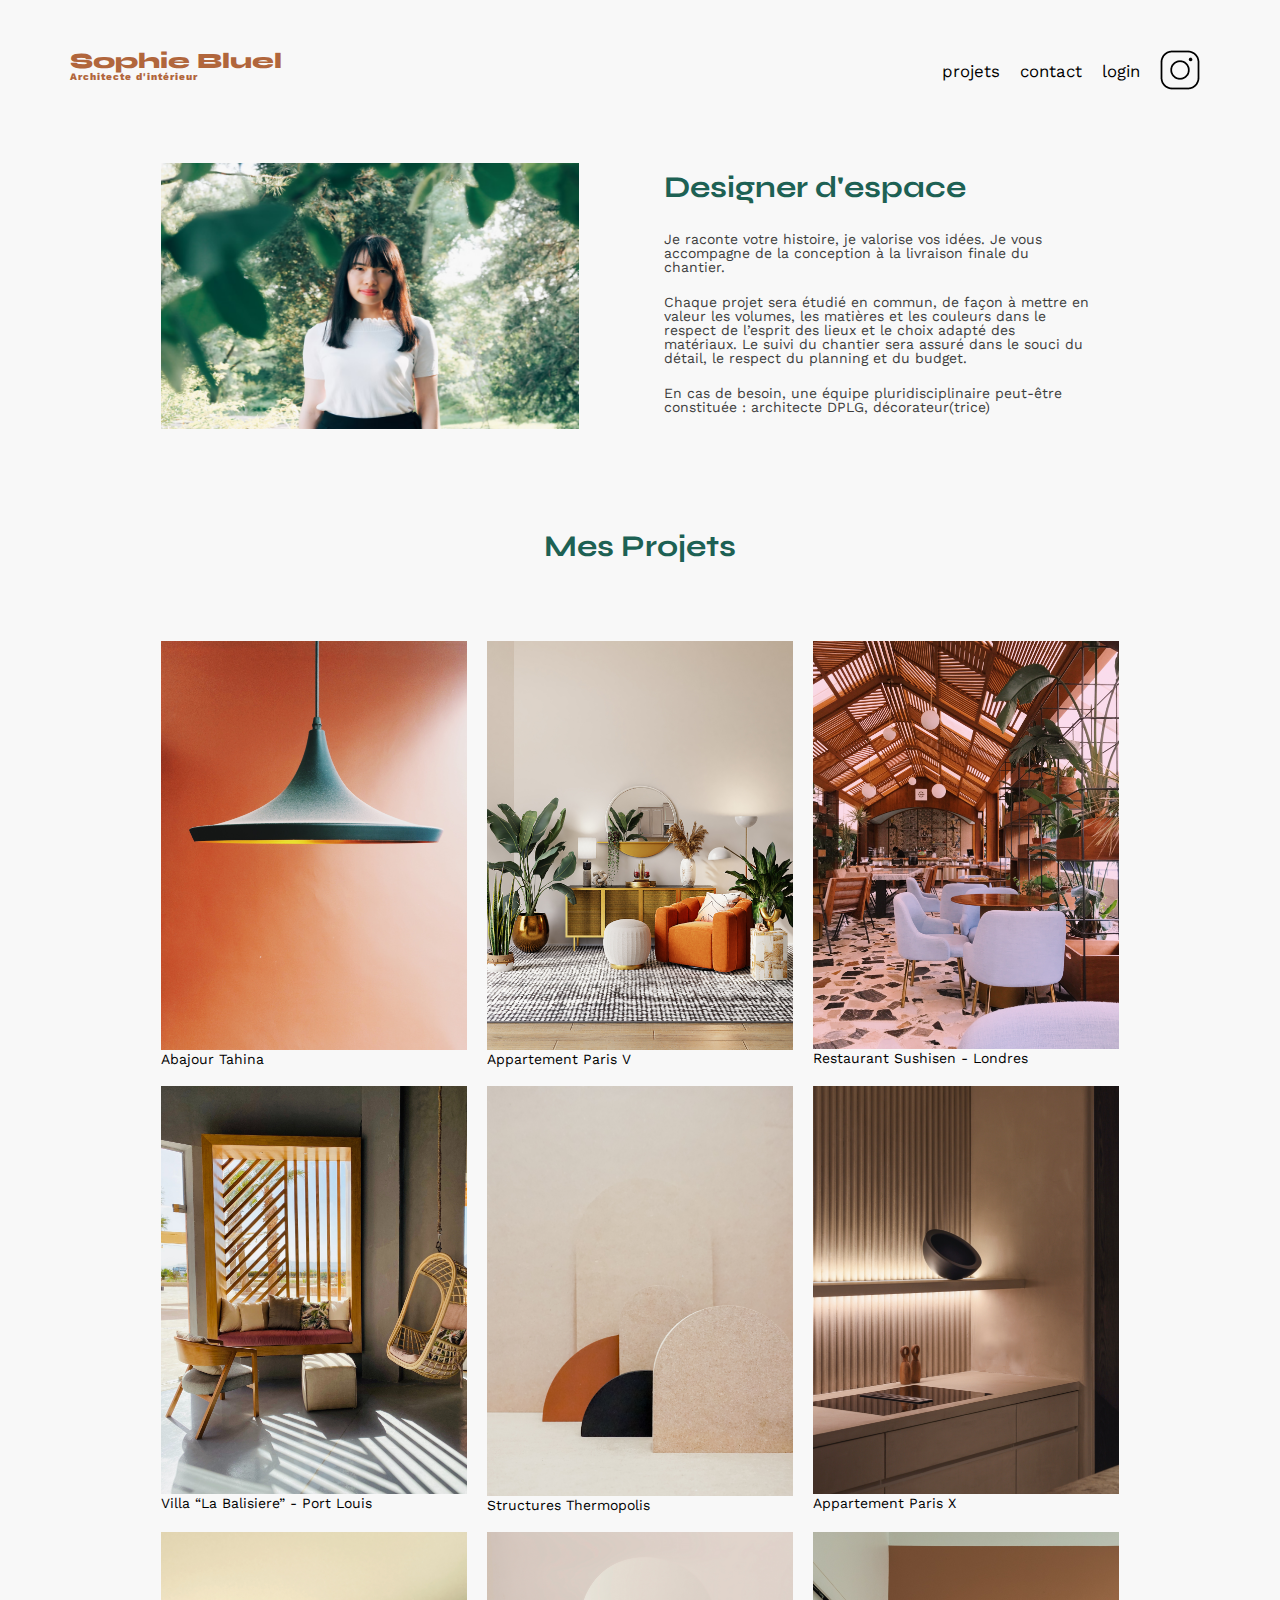
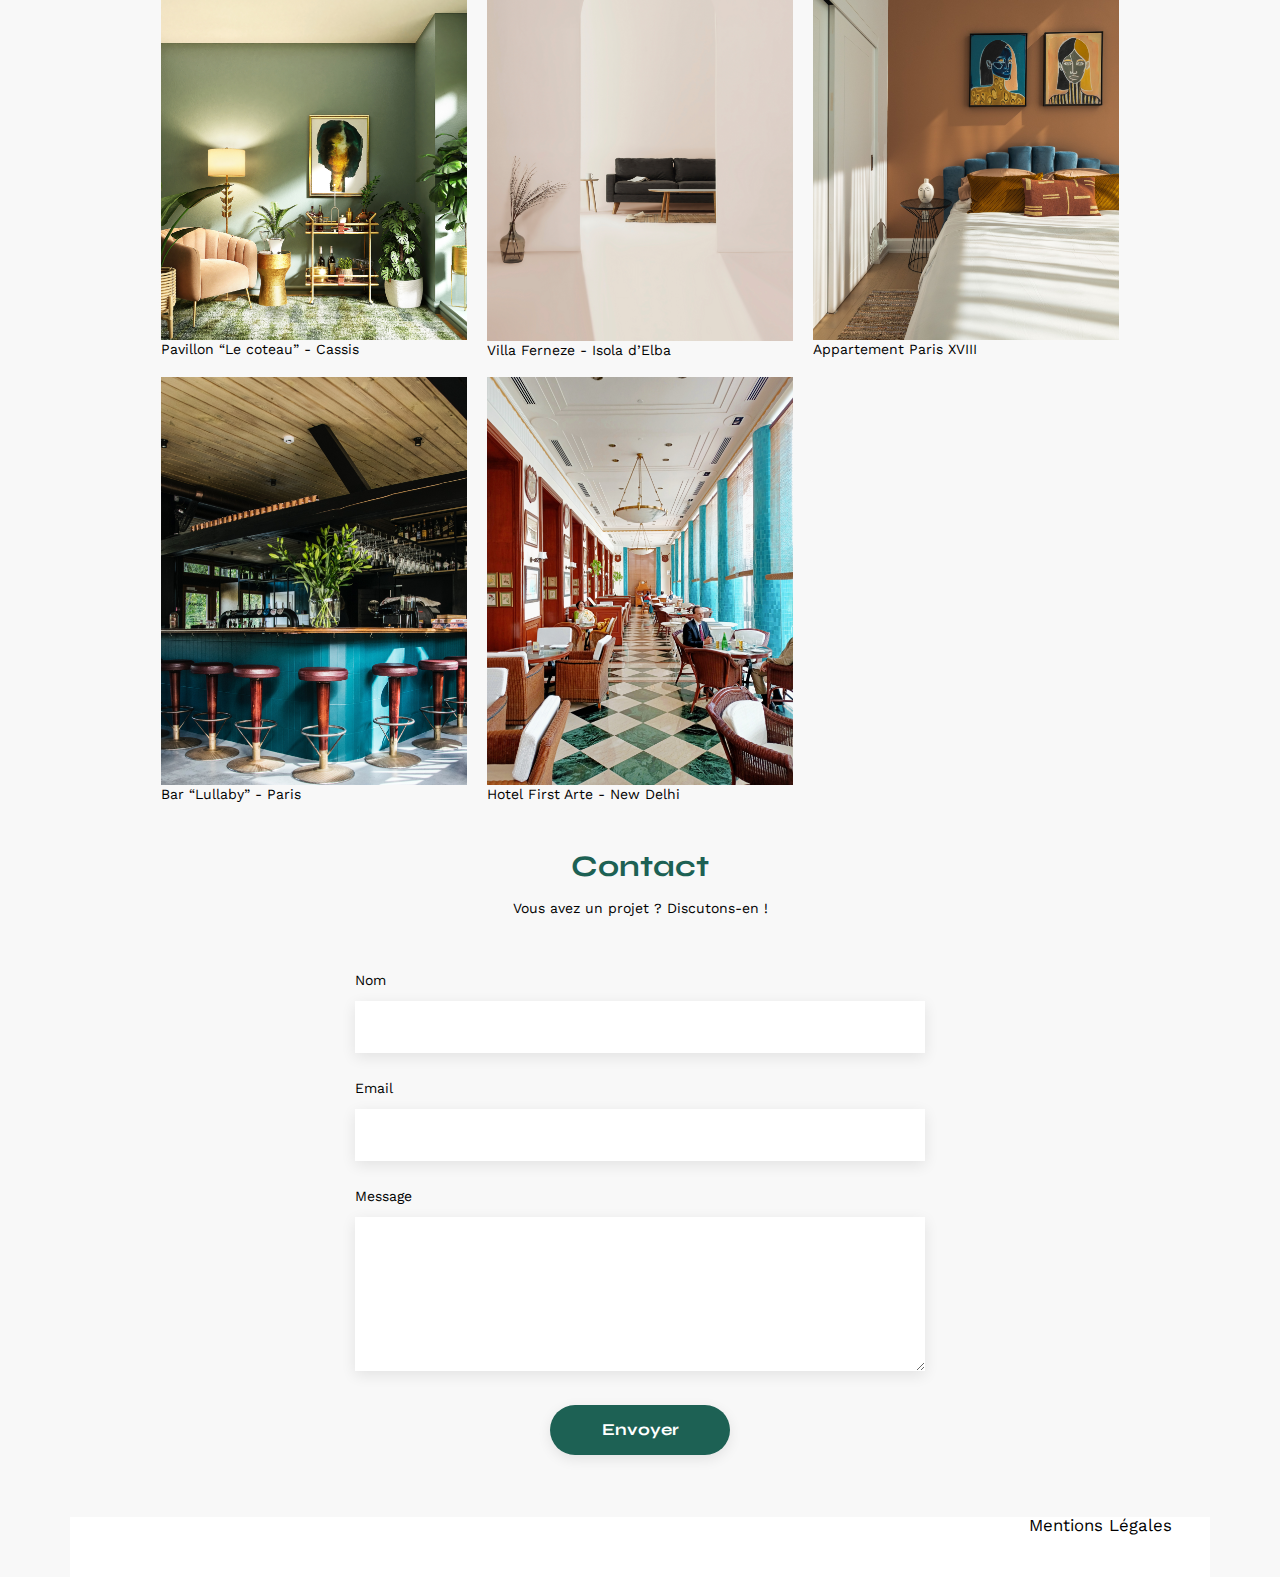
<file: FrontEnd/index.html>
<!DOCTYPE html>
<html lang="fr">
<head>
	<meta charset="UTF-8">
	<title>Sophie Bluel - Architecte d'intérieur</title>
	<meta name="viewport" content="width=device-width, initial-scale=1.0">
	<link rel="preconnect" href="https://fonts.googleapis.com">
	<link rel="preconnect" href="https://fonts.gstatic.com" crossorigin>
	<link href="https://fonts.googleapis.com/css2?family=Syne:wght@700;800&family=Work+Sans&display=swap" rel="stylesheet">
	<meta name="description" content="">
	<link rel="stylesheet" href="./assets/style.css">
	<script type="module" src="main.js" defer></script>
</head>
<body>
	
<header>
	<h1>Sophie Bluel <span>Architecte d'intérieur</span></h1>
	<nav>
		<ul>
			<li>projets</li>
			<li>contact</li>
			<li>login</li>
			<li><img src="./assets/icons/instagram.png" alt="Instagram"></li>
		</ul>
	</nav>
</header>
<main>
	<section id="introduction">
		<figure>
			<img src="./assets/images/sophie-bluel.png" alt="">
		</figure>
		<article>
			<h2>Designer d'espace</h2>
			<p>Je raconte votre histoire, je valorise vos idées. Je vous accompagne de la conception à la livraison finale du chantier.</p><br>
			<p>Chaque projet sera étudié en commun, de façon à mettre en valeur les volumes, les matières et les couleurs dans le respect de l’esprit des lieux et le choix adapté des matériaux. Le suivi du chantier sera assuré dans le souci du détail, le respect du planning et du budget.</p><br>
			<p>En cas de besoin, une équipe pluridisciplinaire peut-être constituée : architecte DPLG, décorateur(trice)</p>
		</article>
	</section>
	<section id="portfolio">
		<h2>Mes Projets</h2>
		<div class="filtre">
		</div>
		<div class="gallery">
			<figure>
				<img src="assets/images/abajour-tahina.png" alt="Abajour Tahina">
				<figcaption>Abajour Tahina</figcaption>
			</figure>
			<figure>
				<img src="assets/images/appartement-paris-v.png" alt="Appartement Paris V">
				<figcaption>Appartement Paris V</figcaption>
			</figure>
			<figure>
				<img src="assets/images/restaurant-sushisen-londres.png" alt="Restaurant Sushisen - Londres">
				<figcaption>Restaurant Sushisen - Londres</figcaption>
			</figure>
			<figure>
				<img src="assets/images/la-balisiere.png" alt="Villa “La Balisiere” - Port Louis">
				<figcaption>Villa “La Balisiere” - Port Louis</figcaption>
			</figure>
			<figure>
				<img src="assets/images/structures-thermopolis.png" alt="Structures Thermopolis">
				<figcaption>Structures Thermopolis</figcaption>
			</figure>
			<figure>
				<img src="assets/images/appartement-paris-x.png" alt="Appartement Paris X">
				<figcaption>Appartement Paris X</figcaption>
			</figure>
			<figure>
				<img src="assets/images/le-coteau-cassis.png" alt="Pavillon “Le coteau” - Cassis">
				<figcaption>Pavillon “Le coteau” - Cassis</figcaption>
			</figure>
			<figure>
				<img src="assets/images/villa-ferneze.png" alt="Villa Ferneze - Isola d’Elba">
				<figcaption>Villa Ferneze - Isola d’Elba</figcaption>
			</figure>
			<figure>
				<img src="assets/images/appartement-paris-xviii.png" alt="Appartement Paris XVIII">
				<figcaption>Appartement Paris XVIII</figcaption>
			</figure>
			<figure>
				<img src="assets/images/bar-lullaby-paris.png" alt="Bar “Lullaby” - Paris">
				<figcaption>Bar “Lullaby” - Paris</figcaption>
			</figure>
			<figure>
				<img src="assets/images/hotel-first-arte-new-delhi.png" alt="Hotel First Arte - New Delhi">
				<figcaption>Hotel First Arte - New Delhi</figcaption>
			</figure>
		</div>
	</section>
	<section id="contact">
		<h2>Contact</h2>
		<p>Vous avez un projet ? Discutons-en !</p>
		<form action="#" method="post">
			<label for="name">Nom</label>
			<input type="text" name="name" id="name">
			<label for="email">Email</label>
			<input type="email" name="email" id="email">
			<label for="message">Message</label>
			<textarea name="message" id="message" cols="30" rows="10"></textarea>
			<input type="submit" value="Envoyer">
		</form>
	</section>
</main>

<footer>
	<nav>
		<ul>
			<li>Mentions Légales</li>
		</ul>
	</nav>
</footer>
</body>
</html>
</file>
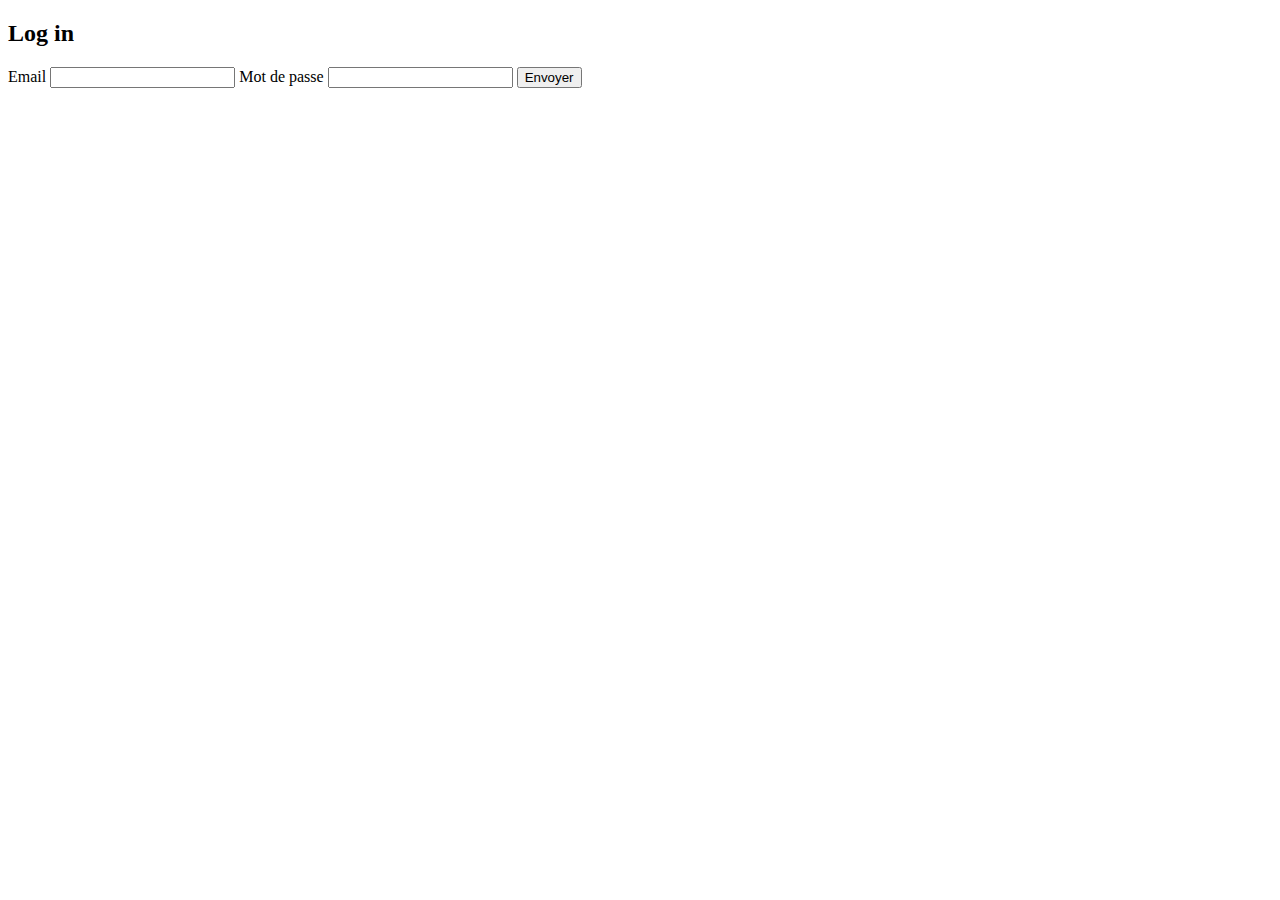
<file: authentication.html>
<!DOCTYPE html>
<html lang="en">
<head>
    <meta charset="UTF-8">
    <meta name="viewport" content="width=  nbnb , initial-scale=1.0">
    <title>page de connexion</title>
    <link rel="preconnect" href="https://fonts.googleapis.com">
	<link rel="preconnect" href="https://fonts.gstatic.com" crossorigin>
	<link href="https://fonts.googleapis.com/css2?family=Syne:wght@700;800&family=Work+Sans&display=swap" rel="stylesheet">
	<meta name="description" content="">
</head>
<body>
    <main>
        <section id="contact">
            <h2>Log in</h2>
            <form action="#" method="post">
                <label for="email">Email</label>
                <input type="email" name="email" id="email">
                <label for="password">Mot de passe</label>
                <input type="text" name="name" id="name">
                <input type="submit" value="Envoyer">
            </form>
        </section>
    </main>
</body>
</html>
</file>
<file: FrontEnd/assets/style.css>
/* http://meyerweb.com/eric/tools/css/reset/
   v2.0 | 20110126
   License: none (public domain)
*/

html, body, div, span, applet, object, iframe,
h1, h2, h3, h4, h5, h6, p, blockquote, pre,
a, abbr, acronym, address, big, cite, code,
del, dfn, em, img, ins, kbd, q, s, samp,
small, strike, strong, sub, sup, tt, var,
b, u, i, center,
dl, dt, dd, ol, ul, li,
fieldset, form, label, legend,
table, caption, tbody, tfoot, thead, tr, th, td,
article, aside, canvas, details, embed,
figure, figcaption, footer, header, hgroup,
menu, nav, output, ruby, section, summary,
time, mark, audio, video {
	margin: 0;
	padding: 0;
	border: 0;
	font-size: 100%;
	font: inherit;
	vertical-align: baseline;
}
/* HTML5 display-role reset for older browsers */
article, aside, details, figcaption, figure,
footer, header, hgroup, menu, nav, section {
	display: block;
}
body {
	line-height: 1;
}
ol, ul {
	list-style: none;
}
blockquote, q {
	quotes: none;
}
blockquote:before, blockquote:after,
q:before, q:after {
	content: '';
	content: none;
}
table {
	border-collapse: collapse;
	border-spacing: 0;
}
/** end reset css**/
body {
	max-width: 1140px;
	margin:auto;
	font-family: 'Work Sans' ;
	font-size: 14px;
	background-color: #F8F8F8;
}


/** header**/
header {
	display: flex;
	justify-content: space-between;
	margin: 50px 0
}
/*menu de navigation*/

header nav ul {
	display: flex;
	align-items: center;
	list-style-type: none;

}
header nav li {
	padding: 0 10px;
	font-size: 1.2em;
}

header li:hover {
	color: #B1663C;
}
/** titre principal de la page **/
h1{
	display: flex;
	flex-direction: column;
	font-family: 'Syne';
	font-size: 22px;
	font-weight: 800;
	color: #B1663C
}

h1 > span {
	font-family: 'Work Sans';
	font-size:10px;
	letter-spacing: 0.1em;
}
/******************************************************/

/** main **/

main{
	padding-top: 20px;
	margin: auto;
}

/****marge entre les section principales**/
section {
	display: block;
	width: 84%;
	margin: auto;
}
/** titre des sections **/
h2{
	font-family: 'Syne';
	font-weight: 700;
	font-size: 30px;
	color: #1D6154;
}
/*section introduction*****/
#introduction {
	display: flex;
	align-items: center;
}
#introduction figure {
	width: 60%;
}
#introduction img {
	margin: auto;
	width: 98%;
	height: 19em;
}

#introduction article {
	width: 60%;
	padding:0 3% 0 8%;
	color: #3D3D3D;
	font-family: Work Sans;
	font-size: 14px;
	text-align: left;

}
#introduction h2 {
	margin-bottom: 1em;
}

#introduction p {
	margin-bottom: 0.5em;
}

/* /****section portfolio****/
#portfolio{
	display: block;
	padding-top: 100px;
	

}

#portfolio h2 {
	text-align: center;
	margin-bottom: 1em;
}

/**filtre**********************/
#portfolio .filtre{
	padding-top: 10px;
	display: flex; /* Active le flexbox */
    justify-content: center; /* Centre les boutons horizontalement */
    align-items: center;
	font-family: 'Syne';
	font-size: 30px;
	color: #1D6154;
	gap: 0.2em;
}


.filtre .fltrAll button {
	font-family: 'syne';
	font-size: 15px;
	color: #1D6154;
	font-weight: 500;
	height: 30px;
	background-color: #F8F8F8;
	border: 1px solid #1D6154;
    border-radius: 60px;
    padding: 0 25px;
}

.filtre .fltrSpecifk button{
	font-family: 'syne';
	font-size: 15px;
	color: #1D6154;
	font-weight: 500;
	height: 30px;
	background-color: #F8F8F8;
	border: 1px solid #1D6154;
	border-radius: 60px;
	padding: 0 25px;
	margin-right: 0.5em ;
}


.filtre button:hover{
	background-color: #1D6154;
	color: #F8F8F8;
	border: 1px solid #F8F8F8;
}






.gallery {
	padding-top: 40px;
	width: 100%;
	display: grid;
	grid-template-columns: 1fr 1fr 1fr;
	grid-column-gap: 20px;
	grid-row-gap: 20px;
}

.gallery img {
	width: 100%;

}




/*****section contact********/
#contact {
	width: 50%;
	margin-top: 50px;
}
#contact > * {
	text-align: center;

}
#contact h2{
	margin-bottom: 20px;
}
#contact form {
	text-align: left;
	margin-top:30px;
	display: flex;
	flex-direction: column;
}

#contact input {
	height: 50px;
	font-size: 1.2em;
	border: none;
	box-shadow: 0px 4px 14px rgba(0, 0, 0, 0.09);
}
#contact label {
	margin: 2em 0 1em 0;
}
#contact textarea {
	border: none;
	box-shadow: 0px 4px 14px rgba(0, 0, 0, 0.09);
}

input[type="submit"]{
	font-family: 'Syne';
	font-weight: 700;
	color: white;
	background-color: #1D6154;
	margin : 2em auto ;
	width: 180px;
	text-align: center;
	border-radius: 60px ;
}




/**FOOTER******************************/

footer{
	background: #FFFFFF;
	height: 60px;
}
footer nav ul {
	display: flex;
	justify-content: flex-end;
	margin: 2em
}

footer nav li {
	padding: 0 10px;
	font-size: 1.2em;
}

li:hover {
	color: #B1663C;
}
</file>
